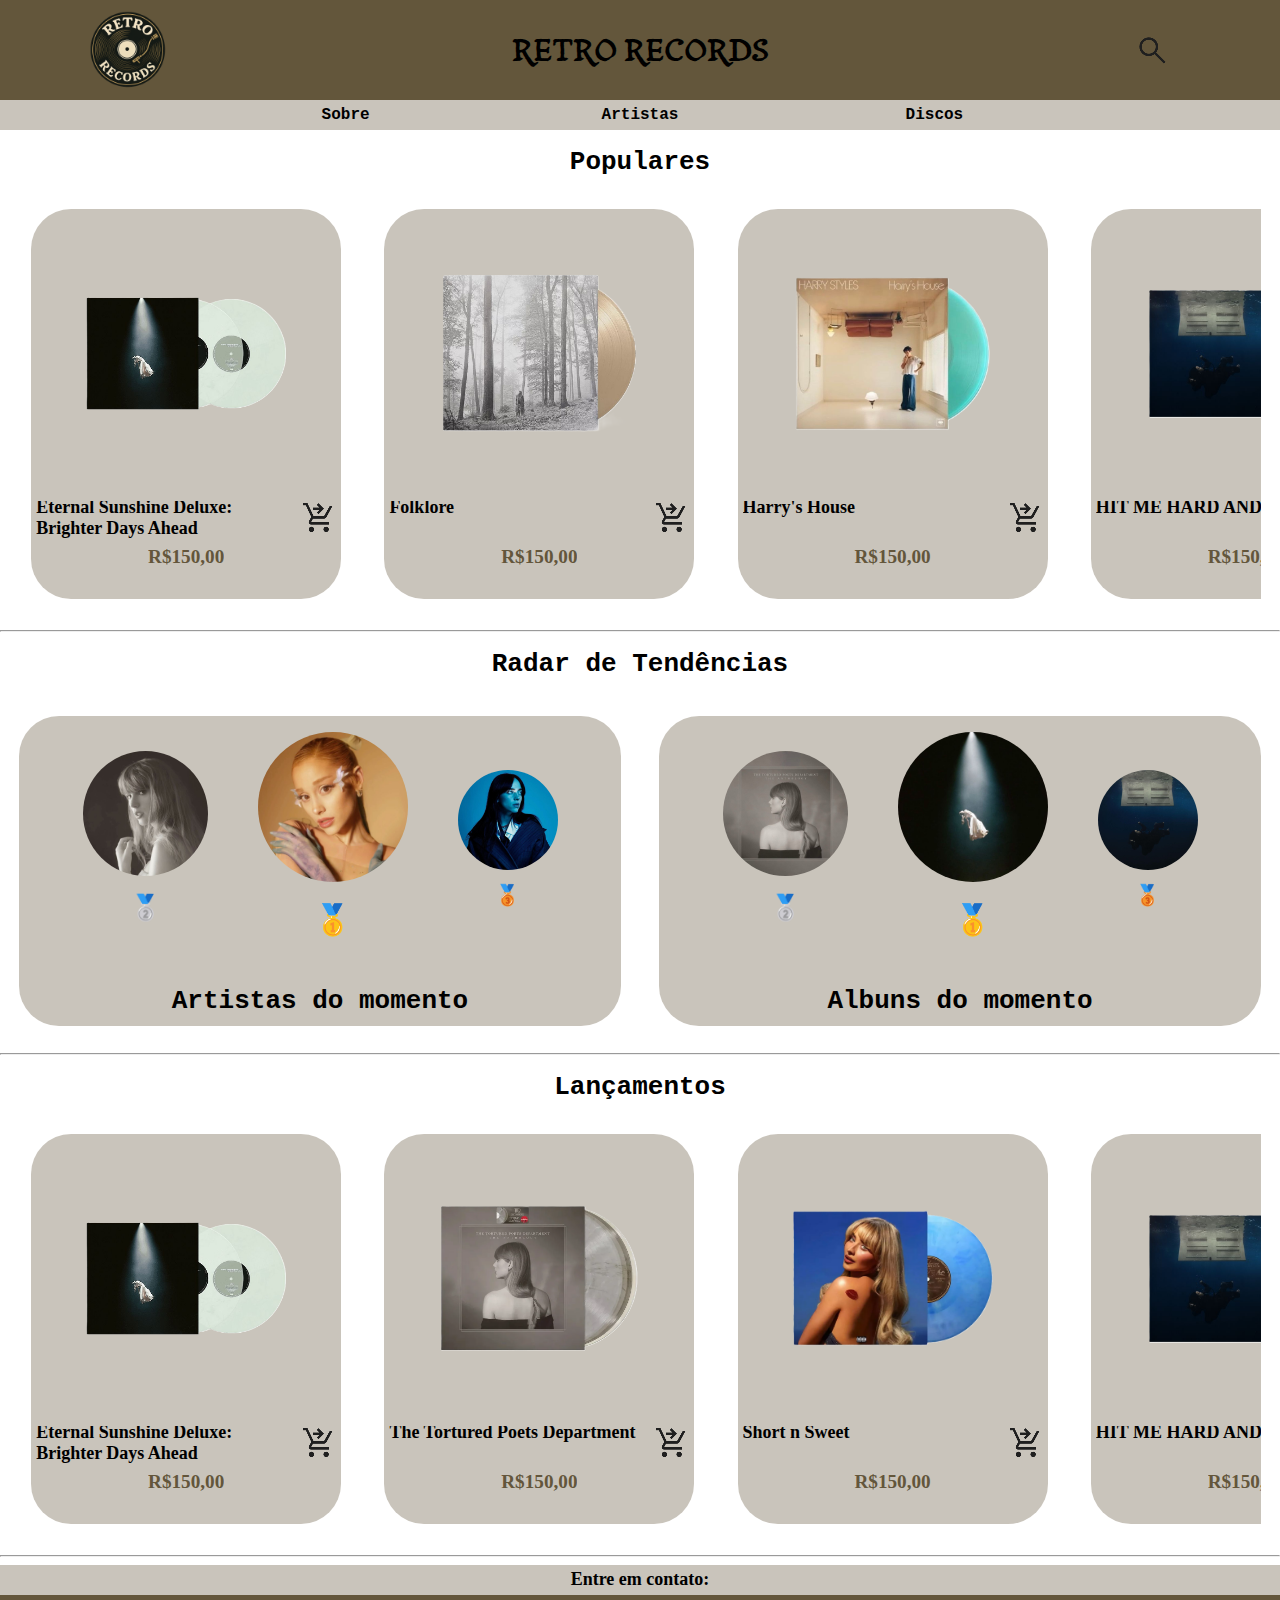
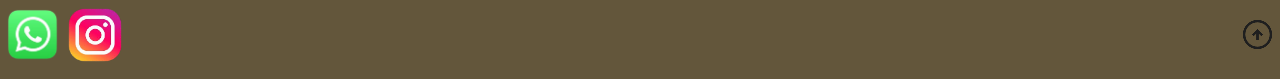
<file: index.html>
<!DOCTYPE html>
<html lang="pt-br">

<head>
    <meta charset="UTF-8">
    <meta name="viewport" content="width=device-width, initial-scale=1.0">
    <link rel="stylesheet" href="style.css"> <!--Link style-->
    <link rel="icon" type="image/png" href="./img/logo.png"> <!--Foto do site-->
    <link href="https://fonts.googleapis.com/css2?family=Tagesschrift&display=swap" rel="stylesheet">
    <!--Fonte do titulo, fonte:Google fonts-->
    <link type="icon" rel="img" href=".img/logo.png"><!--Logo no Navegador-->
    <title>Retro Records</title><!--Nome do site-->
</head>

<body>
    <!--Início do cabeçalho-->
    <div class="cabecalho">
        <div class="logo">
            <img id="logo" src="./img/logo.png" alt="Logo da Retro Records"> <!--logo-->
        </div>
        <div class="titulo">
            <h1 id="titulo">RETRO RECORDS</h1><!--título-->
        </div>
        <div class="pesquisar"><!--Compartilhe o site-->
            <img src="./img/pesquisar.png" alt="Pesquisar">
        </div>
    </div>
    <!--Fim dos cabeçalho-->
    <!--Início do menu-->
    <div class="menu">
        <div class="sobre">
            <a id="sobre" href="./paginas/sobre.html">Sobre</a><!--Ir a página de informações da empresa-->
        </div>
        <div class="artistas">
            <a id="artistas" href="./paginas/artistas.html">Artistas</a><!--Ir a página dos artistas-->
        </div>
        <div class="discos">
            <a id="discos" href="./paginas/discos.html">Discos</a><!--Ir a página dos discos-->
        </div>
    </div>
    <!--Fim do menu-->
    <!--Início do carrossel de populares-->
    <h1>Populares</h1>
    <div class="container">
        <div class="carrossel">
            <!--cards-->
            <article class="card">
                    <div class="vinil">
                        <img class="disco" src="./albuns/eternalsunshine.png"
                            alt="Eternal Sunshine Deluxe: Brighter Days Ahead">
                    </div>
                    <div class="rodape_card">
                        <div class="informações">
                            <p id="nome_album">Eternal Sunshine Deluxe: Brighter Days Ahead</p>
                            <a href="https://wa.link/mqxmle"><img id="compre_agora" src="./img/comprar.png"
                                    alt="Link pra a compra"></a>
                        </div>
                        <div class="preco">
                            <p id="preco">R$150,00</p>
                        </div>
                    </div>
            </article>
            <!--cards-->
            <article class="card">
                    <div class="vinil">
                        <img class="disco" src="./albuns/fk.png" alt="Folklore">
                    </div>
                    <div class="rodape_card">
                        <div class="informações">
                            <p id="nome_album">Folklore</p>
                            <a href="https://wa.link/ebfnke"><img id="compre_agora" src="./img/comprar.png"
                                    alt="Link pra a compra"></a>
                        </div>
                        <div class="preco">
                            <p id="preco">R$150,00</p>
                        </div>
                    </div>
            </article>
            <!--cards-->
            <article class="card">
                    <div class="vinil">
                        <img class="disco" src="./albuns/hh.png" alt="Harry's House">
                    </div>
                    <div class="rodape_card">
                        <div class="informações">
                            <p id="nome_album">Harry's House</p>
                            <a href="https://wa.link/zfpxhr"><img id="compre_agora" src="./img/comprar.png"
                                    alt="Link pra a compra"></a>
                        </div>
                        <div class="preco">
                            <p id="preco">R$150,00</p>
                        </div>
                    </div>
            </article>
            <!--cards-->
            <article class="card">
                    <div class="vinil">
                        <img class="disco" src="./albuns/hhs.png" alt="HIT ME HARD AND SOFT">
                    </div>
                    <div class="rodape_card">
                        <div class="informações">
                            <p id="nome_album">HIT ME HARD AND SOFT</p>
                            <a href="https://wa.link/nva7rx"><img id="compre_agora" src="./img/comprar.png"
                                    alt="Link pra a compra"></a>
                        </div>
                        <div class="preco">
                            <p id="preco">R$150,00</p>
                        </div>
                    </div>
            </article>
            <!--cards-->
            <article class="card">
                    <div class="vinil">
                        <img class="disco" src="./albuns/mel.png" alt="Melodrama">
                    </div>
                    <div class="rodape_card">
                        <div class="informações">
                            <p id="nome_album">Melodrama</p>
                            <a href="https://wa.link/89i622"><img id="compre_agora" src="./img/comprar.png"
                                    alt="Link pra a compra"></a>
                        </div>
                        <div class="preco">
                            <p id="preco">R$150,00</p>
                        </div>
                    </div>
            </article>
            <!--cards--> 
            <article class="card">
                
                    <div class="vinil">
                        <img class="disco" src="./albuns/tun.png" alt="Thank-U Next">
                    </div>
                    <div class="rodape_card">
                        <div class="informações">
                            <p id="nome_album">Thank-U Next</p>
                            <a href="https://wa.link/ikqder"><img id="compre_agora" src="./img/comprar.png"
                                    alt="Link pra a compra"></a>
                        </div>
                        <div class="preco">
                            <p id="preco">R$150,00</p>
                        </div>
                    </div>
            </article>
            <!--cards-->
            <article class="card">
                    <div class="vinil">
                        <img class="disco" src="./albuns/ah.png" alt="After Hours">
                    </div>
                    <div class="rodape_card">
                        <div class="informações">
                            <p id="nome_album">After Hours</p>
                            <a href="https://wa.link/zyt5ld"><img id="compre_agora" src="./img/comprar.png"
                                    alt="Link pra a compra"></a>
                        </div>
                        <div class="preco">
                            <p id="preco">R$150,00</p>
                        </div>
                    </div>
            </article>
            <!--cards-->
            <article class="card">
                    <div class="vinil">
                        <img class="disco" src="./albuns/21.png" alt="21">
                    </div>
                    <div class="rodape_card">
                        <div class="informações">
                            <p id="nome_album">21</p>
                            <a href="https://wa.link/x622x0"><img id="compre_agora" src="./img/comprar.png"
                                    alt="Link pra a compra"></a>
                        </div>
                        <div class="preco">
                            <p id="preco">R$150,00</p>
                        </div>
                    </div>
            </article>
            <!--cards--> 
            <article class="card">
                    <div class="vinil">
                        <img class="disco" src="./albuns/ttpd.png" alt="The Tortured Poets Department">
                    </div>
                    <div class="rodape_card">
                        <div class="informações">
                            <p id="nome_album">The Tortured Poets Department</p>
                            <a href="https://wa.link/f5z1rt"><img id="compre_agora" src="./img/comprar.png"
                                    alt="Link pra a compra"></a>
                        </div>
                        <div class="preco">
                            <p id="preco">R$150,00</p>
                        </div>
                    </div>
            </article>
            <!--cards--> 
            <article class="card">
                    <div class="vinil">
                        <img class="disco" src="./albuns/1989.png" alt="1989(Taylor's Version)">
                    </div>
                    <div class="rodape_card">
                        <div class="informações">
                            <p id="nome_album">1989(Taylor's Version)</p>
                            <a href="https://wa.link/xsgoyq"><img id="compre_agora" src="./img/comprar.png"
                                    alt="Link pra a compra"></a>
                        </div>
                        <div class="preco">
                            <p id="preco">R$150,00</p>
                        </div>
                    </div>
            </article>
            <!--cards--> 
            <article class="card">
                    <div class="vinil">
                        <img class="disco" src="./albuns/dw.png" alt="Dangerous Woman">
                    </div>
                    <div class="rodape_card">
                        <div class="informações">
                            <p id="nome_album">Dangerous Woman</p>
                            <a href="https://wa.link/65408l"><img id="compre_agora" src="./img/comprar.png"
                                    alt="Link pra a compra"></a>
                        </div>
                        <div class="preco">
                            <p id="preco">R$150,00</p>
                        </div>
                    </div>
            </article>
            <!--cards-->
        </div>
    </div>
    <!--Fim do carrossel de populares-->
    <hr>
    <!--Inicio dos banners de informação-->
    <!--Inicio do banner dos artistas do momento-->
    <h1>Radar de Tendências</h1>
    <div class="container_banner">
        <div class="banner_artistas">
            <div class="artistas_icons">
                <div class="artista_2">
                    <img id="icon_2" src="./artistas/Taylor.jpeg" alt="Taylor Swift">
                    <h1 id="medalha_2">&#129352;</h1>
                </div>
                <div class="artista_1">
                    <img id="icon_1" src="./artistas/Ariana.jpeg" alt="Ariana Grande">
                    <h1 id="medalha_1">&#129351;</h1>
                </div>
                <div class="artista_3">
                    <img id="icon_3" src="./artistas/Billie.jpeg" alt="Billie Eilish">
                    <h1 id="medalha_3">&#129353;</h1>
                </div>
            </div>
            <div class="enunciado">
                <h1>Artistas do momento</h1>
            </div>
        </div>
        <!--Fim do banner dos artistas do momento-->
        <!--Inicio do banner de albuns do momento-->
        <div class="banner_albuns">
            <div class="albuns_icons">
                <div class="album_2">
                    <img id="disco_2" src="./albuns/ttpd(cover).jpeg" alt="The Tortured Poets Department">
                    <h1 id="medalha_2">&#129352;</h1>
                </div>
                <div class="album_1">
                    <img id="disco_1" src="./albuns/eternalsunshine(cover).jpeg"
                        alt="Eternal Sunshine Delxe: Brighter Days Ahead">
                    <h1 id="medalha_1">&#129351;</h1>
                </div>
                <div class="album_3">
                    <img id="disco_3" src="./albuns/hhs(cover).jpeg" alt="HIT ME HARD AND SOFT">
                    <h1 id="medalha_3">&#129353;</h1>
                </div>
            </div>
            <div class="enunciado">
                <h1>Albuns do momento</h1>
            </div>
        </div>
    </div>
    <!--Final do banner de albuns do momento-->
    <!--Final dos banners de informação-->
    <hr>
    <!--Início do carrossel de lançamentos-->
    <h1>Lançamentos</h1>
    <div class="container">
        <div class="carrossel">
            <!--cards-->
            <article class="card">
                <div class="vinil">
                    <img class="disco" src="./albuns/eternalsunshine.png"
                        alt="Eternal Sunshine Deluxe: Brighter Days Ahead">
                </div>
                <div class="rodape_card">
                    <div class="informações">
                        <p id="nome_album">Eternal Sunshine Deluxe: Brighter Days Ahead</p>
                        <a href="https://wa.link/mqxmle"><img id="compre_agora" src="./img/comprar.png"
                                alt="Link pra a compra"></a>
                    </div>
                    <div class="preco">
                        <p id="preco">R$150,00</p>
                    </div>
                </div> 
            </article>
            <!--cards-->
            <article class="card">
                <div class="vinil">
                    <img class="disco" src="./albuns/ttpd.png" alt="The Tortured Poets Department">
                </div>
                <div class="rodape_card">
                    <div class="informações">
                        <p id="nome_album">The Tortured Poets Department</p>
                        <a href="https://wa.link/f5z1rt"><img id="compre_agora" src="./img/comprar.png"
                                alt="Link pra a compra"></a>
                    </div>
                    <div class="preco">
                        <p id="preco">R$150,00</p>
                    </div>
                </div>
            </article>
            <!--cards-->
            <article class="card">
                <div class="vinil">
                    <img class="disco" src="./albuns/sns.png" alt="Short n Sweet">
                </div>
                <div class="rodape_card">
                    <div class="informações">
                        <p id="nome_album">Short n Sweet</p>
                        <a href="https://wa.link/x5kom9"><img id="compre_agora" src="./img/comprar.png"
                                alt="Link pra a compra"></a>
                    </div>
                    <div class="preco">
                        <p id="preco">R$150,00</p>
                    </div>
                </div> 
            </article>
            <!--cards-->
            <article class="card">
                <div class="vinil">
                    <img class="disco" src="./albuns/hhs.png" alt="HIT ME HARD AND SOFT">
                </div>
                <div class="rodape_card">
                    <div class="informações">
                        <p id="nome_album">HIT ME HARD AND SOFT</p>
                        <a href="https://wa.link/nva7rx"><img id="compre_agora" src="./img/comprar.png"
                                alt="Link pra a compra"></a>
                    </div>
                    <div class="preco">
                        <p id="preco">R$150,00</p>
                    </div>
                </div>
            </article>
            <!--cards-->
            <article class="card">
                <div class="vinil">
                    <img class="disco" src="./albuns/1989.png" alt="1989(Taylor's Version)">
                </div>
                <div class="rodape_card">
                    <div class="informações">
                        <p id="nome_album">1989(Taylor's Version)</p>
                        <a href="https://wa.link/xsgoyq"><img id="compre_agora" src="./img/comprar.png"
                                alt="Link pra a compra"></a>
                    </div>
                    <div class="preco">
                        <p id="preco">R$150,00</p>
                    </div>
                </div>  
            </article>
            <!--cards--> 
            <article class="card">
                <div class="vinil">
                    <img class="disco" src="./albuns/guts.png" alt="GUTS">
                </div>
                <div class="rodape_card">
                    <div class="informações">
                        <p id="nome_album">GUTS</p>
                        <a href="https://wa.link/hffehh"><img id="compre_agora" src="./img/comprar.png"
                                alt="Link pra a compra"></a>
                    </div>
                    <div class="preco">
                        <p id="preco">R$150,00</p>
                    </div>
                </div>
            </article>
            <!--cards-->
            <article class="card">
                <div class="vinil">
                    <img class="disco" src="./albuns/skn.png" alt="Speak Now (Taylor's Version)">
                </div>
                <div class="rodape_card">
                    <div class="informações">
                        <p id="nome_album">Speak Now (Taylor's Version)</p>
                        <a href="https://wa.link/l0m8id"><img id="compre_agora" src="./img/comprar.png"
                                alt="Link pra a compra"></a>
                    </div>
                    <div class="preco">
                        <p id="preco">R$150,00</p>
                    </div>
                </div>
            </article>
            <!--cards--> 
            <article class="card">
                <div class="vinil">
                    <img class="disco" src="./albuns/sos.png" alt="SOS">
                </div>
                <div class="rodape_card">
                    <div class="informações">
                        <p id="nome_album">SOS</p>
                        <a href="https://wa.link/qkb0ti"><img id="compre_agora" src="./img/comprar.png"
                                alt="Link pra a compra"></a>
                    </div>
                    <div class="preco">
                        <p id="preco">R$150,00</p>
                    </div>
                </div> 
            </article>
            <!--cards--> 
        </div>
    </div>
     <!--Fim do carrossel de lançamentos-->
     <hr>
     <!--Iniciando o rodapé-->
    <div class="rodape_titulo">
        <p id="rodape_titulo">Entre em contato:</p>
    </div>
    <div class="rodape">
        <div class="rodape_conteudo">
            <div class="links">
                <a href="https://wa.link/tfi1fc"><img id="whatsapp" src="./img/whatsapp.png" alt="Whatsapp"></a>
                <a href="https://www.instagram.com/_gustavobernaki/"><img id="instagram" src="./img/instagram.png"
                        alt="Instagram"></a>
            </div>
        </div>
        <div class="rodape_conteudo">
            <div class="sistema">
                <a href="#titulo"><img id="sistema" src="./img/cima.png" alt=""></a>
            </div>
        </div>
    </div>
    <!--Finalizando o rodapé-->
</body>

</html>
</file>
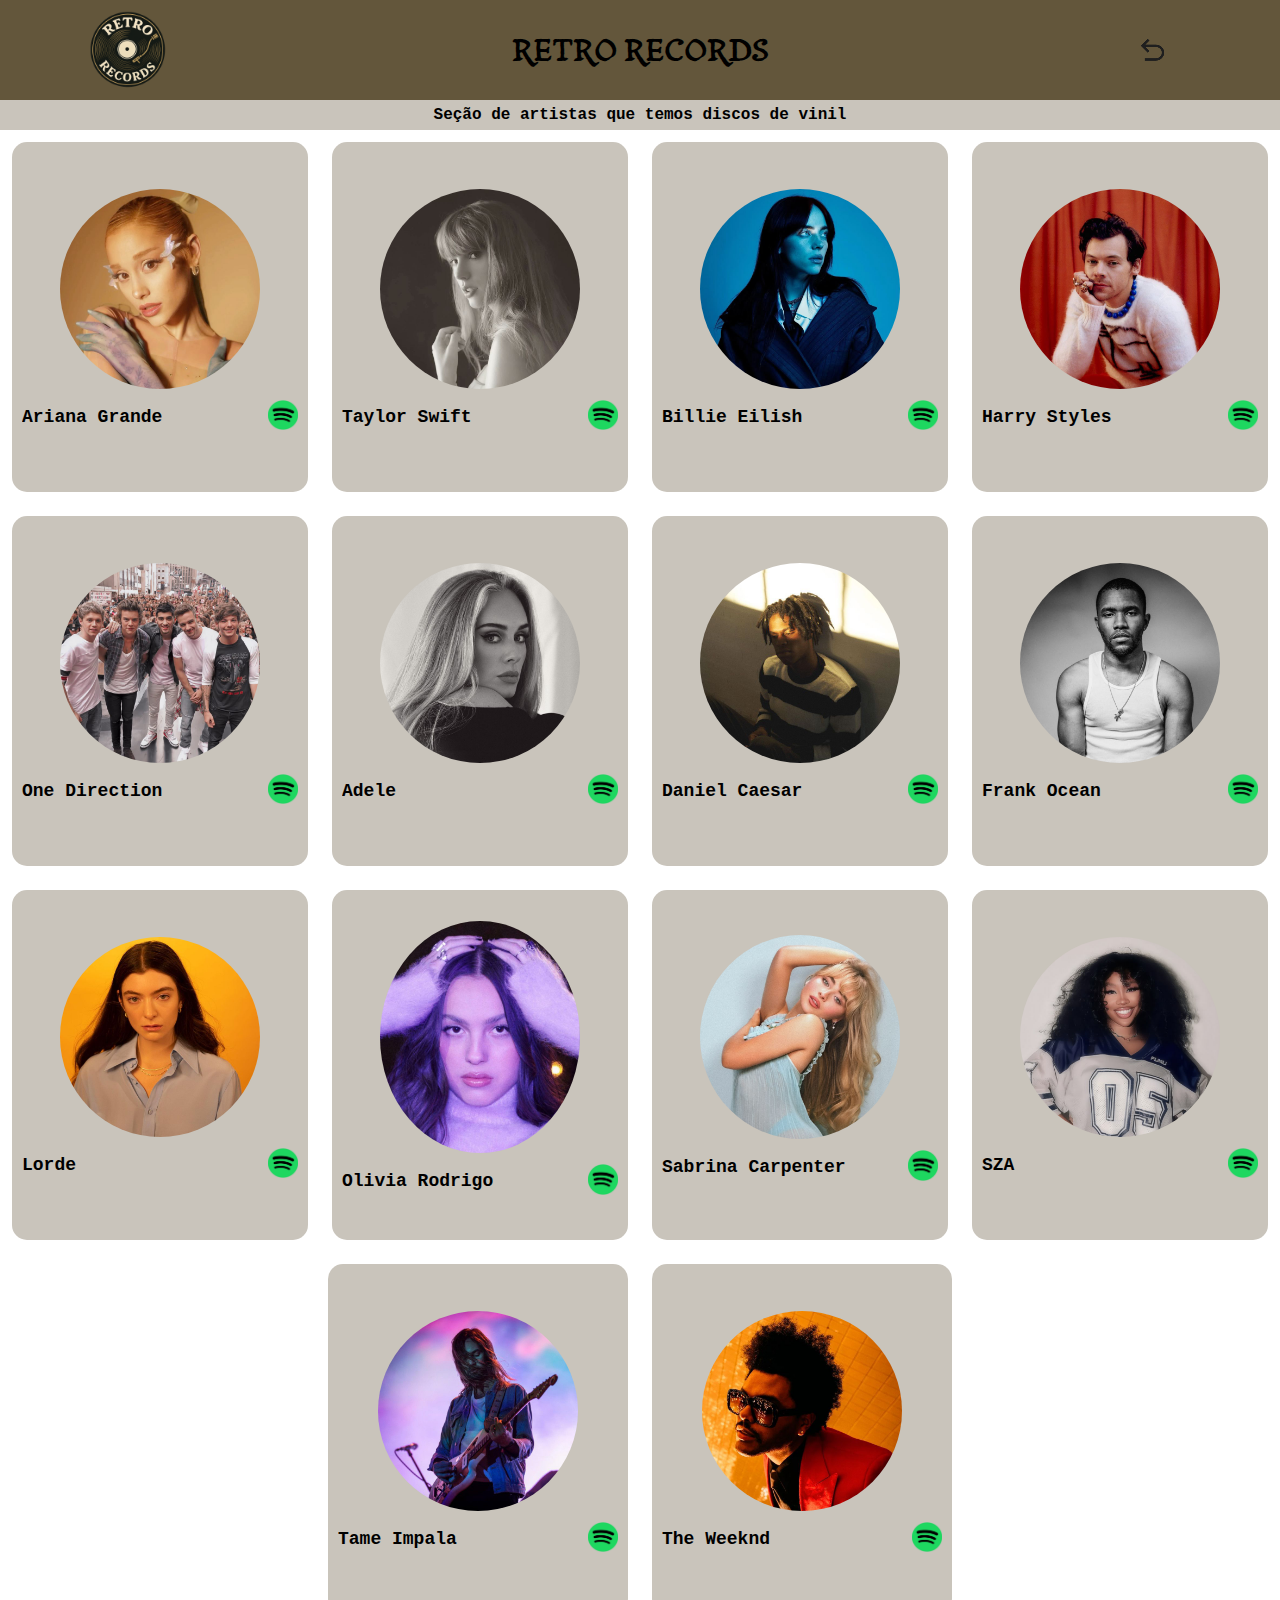
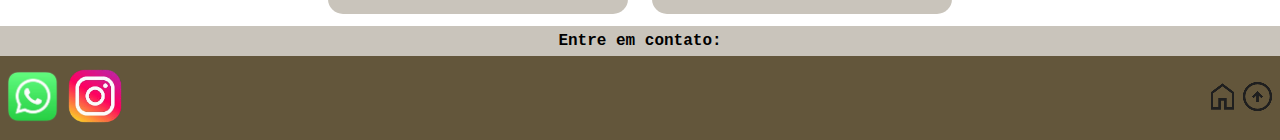
<file: paginas/artistas.html>
<!DOCTYPE html>
<html lang="pt-br">

<head>
    <meta charset="UTF-8">
    <meta name="viewport" content="width=device-width, initial-scale=1.0">
    <link href="https://fonts.googleapis.com/css2?family=Tagesschrift&display=swap" rel="stylesheet">
    <!--Fonte do Google Fonts-->
    <link rel="stylesheet" href="../estilos/artistas.css"><!--Link do css responsávem pela edição dessa página-->
    <link rel="icon" type="image/png" href="../img/logo.png"><!--Logo no Navegador-->
    <title>Artistas - Retro Records</title><!--Nome da página-->
</head>

<body>
    <!--Início do cabeçalho-->
    <div class="cabecalho">
        <div class="logo">
            <img id="logo" src="../img/logo.png" alt="Logo da Retro Records"> <!--logo-->
        </div>
        <div class="titulo">
            <h1 id="titulo">RETRO RECORDS</h1><!--título-->
        </div>
        <div class="voltar"><!--Compartilhe o site-->
            <a id="voltar" href="../index.html"><img src="../img/voltar.png" alt=""></a>
        </div>
    </div>
    <!--Fim dos cabeçalho-->
    <!--Início do banner-->
    <div class="banner">
        <p id="banner">Seção de artistas que temos discos de vinil</p><!--Título-->
    </div>
    <!--Fim do banner-->
    <!--início sessão artistas, linha 1-->
    <div class="fileira">
        <div class="artista">
            <img class="icon" src="../artistas/Ariana.jpeg" alt="Ariana Grande">
            <div class="informações">
                <p id="nome">Ariana Grande</p>
                <a href="https://open.spotify.com/intl-pt/artist/66CXWjxzNUsdJxJ2JdwvnR?si=7FZVkIJ7T-uq3fReXQYgbQ"><img
                        id="ouca" src="../img/Spotify.png" alt="Link pra o artista"></a>
            </div>
        </div>
        <div class="artista">
            <img class="icon" src="../artistas/Taylor.jpeg" alt="Taylor Swift">
            <div class="informações">
                <p id="nome">Taylor Swift</p>
                <a href="https://open.spotify.com/intl-pt/artist/06HL4z0CvFAxyc27GXpf02?si=DP22QSFDSXaJtvve8TcsTQ"><img
                        id="ouca" src="../img/Spotify.png" alt="Link pra o artista"></a>
            </div>
        </div>
        <div class="artista">
            <img class="icon" src="../artistas/Billie.jpeg" alt="Billie Eilish">
            <div class="informações">
                <p id="nome">Billie Eilish</p>
                <a href="https://open.spotify.com/intl-pt/artist/6qqNVTkY8uBg9cP3Jd7DAH?si=hSwzPTawT6-Z7fHTvkh-Hw"><img
                        id="ouca" src="../img/Spotify.png" alt="Link pra o artista"></a>
            </div>
        </div>
        <div class="artista">
            <img class="icon" src="../artistas/Harry.jpeg" alt="Harry Styles">
            <div class="informações">
                <p id="nome">Harry Styles</p>
                <a href="https://open.spotify.com/intl-pt/artist/6KImCVD70vtIoJWnq6nGn3?si=iF7-tGgdS9GPov7wkCVPvg"><img
                        id="ouca" src="../img/Spotify.png" alt="Link pra o artista"></a>
            </div>
        </div>
    </div>
    <!--fim sessão de artistas, linha 1-->
    <!--início sessão artistas, linha 2-->
    <div class="fileira">
        <div class="artista">
            <img class="icon" src="../artistas/1D.jpeg" alt="One Direction">
            <div class="informações">
                <p id="nome">One Direction</p>
                <a href="https://open.spotify.com/intl-pt/artist/4AK6F7OLvEQ5QYCBNiQWHq?si=AD1u8uNxRUmdfv3N2InSiQ"><img
                        id="ouca" src="../img/Spotify.png" alt="Link pra o artista"></a>
            </div>
        </div>
        <div class="artista">
            <img class="icon" src="../artistas/Adele.jpeg" alt="Adele">
            <div class="informações">
                <p id="nome">Adele</p>
                <a href="https://open.spotify.com/intl-pt/artist/4dpARuHxo51G3z768sgnrY?si=uGAWiCACSF-gk-ltd6bPCw"><img
                        id="ouca" src="../img/Spotify.png" alt="Link pra o artista"></a>
            </div>
        </div>
        <div class="artista">
            <img class="icon" src="../artistas/Daniel.jpeg" alt="Daniel Caesar">
            <div class="informações">
                <p id="nome">Daniel Caesar</p>
                <a href="https://open.spotify.com/intl-pt/artist/20wkVLutqVOYrc0kxFs7rA?si=5FS2vfXBRKWm-tMT98srsQ"><img
                        id="ouca" src="../img/Spotify.png" alt="Link pra o artista"></a>
            </div>
        </div>
        <div class="artista">
            <img class="icon" src="../artistas/Frank.jpeg" alt="Frank Ocean">
            <div class="informações">
                <p id="nome">Frank Ocean</p>
                <a href="https://open.spotify.com/intl-pt/artist/2h93pZq0e7k5yf4dywlkpM?si=dg0KXvuJSTmdwrMpMPCWAQ"><img
                        id="ouca" src="../img/Spotify.png" alt="Link pra o artista"></a>
            </div>
        </div>
    </div>
    <!--fim sessão artistas, linha 2-->
    <!--início sessão artistas, linha 3-->
    <div class="fileira">
        <div class="artista">
            <img class="icon" src="../artistas/Lorde.jpeg" alt="Lorde">
            <div class="informações">
                <p id="nome">Lorde</p>
                <a href="https://open.spotify.com/intl-pt/artist/163tK9Wjr9P9DmM0AVK7lm?si=kNZLqZkfS2qGG3nmC-t8fg"><img
                        id="ouca" src="../img/Spotify.png" alt="Link pra o artista"></a>
            </div>
        </div>
        <div class="artista">
            <img class="icon" src="../artistas/Olivia.jpeg" alt="Olivia Rodrigo">
            <div class="informações">
                <p id="nome">Olivia Rodrigo</p>
                <a href="https://open.spotify.com/intl-pt/artist/1McMsnEElThX1knmY4oliG?si=YYsDCMmnQcqSND_Ttml-sA"><img
                        id="ouca" src="../img/Spotify.png" alt="Link pra o artista"></a>
            </div>
        </div>
        <div class="artista">
            <img class="icon" src="../artistas/Sabrina.jpeg" alt="Sabrina Carpenter">
            <div class="informações">
                <p id="nome">Sabrina Carpenter</p>
                <a href="https://open.spotify.com/intl-pt/artist/74KM79TiuVKeVCqs8QtB0B?si=xXD26J9VQFuK9zU1y4mjgA"><img
                        id="ouca" src="../img/Spotify.png" alt="Link pra o artista"></a>
            </div>
        </div>
        <div class="artista">
            <img class="icon" src="../artistas/SZA.jpeg" alt="SZA">
            <div class="informações">
                <p id="nome">SZA</p>
                <a href="https://open.spotify.com/intl-pt/artist/7tYKF4w9nC0nq9CsPZTHyP?si=_HfsKfxmQUeLrOEFjsClLw"><img
                        id="ouca" src="../img/Spotify.png" alt="Link pra o artista"></a>
            </div>
        </div>
    </div>
    <!--fim sessão artistas, linha 3-->
    <!--início sessão artistas, linha 4-->
    <div class="fileira">
        <div class="artista">
            <img class="icon" src="../artistas/Tame.jpeg" alt="Tame Impala">
            <div class="informações">
                <p id="nome">Tame Impala</p>
                <a href="https://open.spotify.com/intl-pt/artist/5INjqkS1o8h1imAzPqGZBb?si=-LNBbMCoQmedm_p0GVJtvQ"><img
                        id="ouca" src="../img/Spotify.png" alt="Link pra o artista"></a>
            </div>
        </div>
        <div class="artista">
            <img class="icon" src="../artistas/TW.jpeg" alt="The Weeknd">
            <div class="informações">
                <p id="nome">The Weeknd</p>
                <a href="https://open.spotify.com/intl-pt/artist/1Xyo4u8uXC1ZmMpatF05PJ?si=7BV4D8kdQ6KDLB6NAoXOwA"><img
                        id="ouca" src="../img/Spotify.png" alt="Link pra o artista"></a>
            </div>
        </div>
    </div>
    <!--fim sessão artistas, linha 4-->
    <!--Iniciando o rodapé-->
    <div class="rodape_titulo">
        <p id="rodape_titulo">Entre em contato:</p>
    </div>
    <div class="rodape">
        <div class="rodape_conteudo">

            <div class="links">
                <a href="https://wa.link/tfi1fc"><img id="whatsapp" src="../img/whatsapp.png" alt="Whatsapp"></a>
                <a href="https://www.instagram.com/_gustavobernaki/"><img id="instagram" src="../img/instagram.png"
                        alt="Instagram"></a>
            </div>
        </div>
        <div class="rodape_conteudo">
            <div class="sistema">
                <a href="../index.html"><img id="sistema" src="../img/home.png" alt="Home Page"></a>
                <a href="#titulo"><img id="sistema" src="../img/cima.png" alt=""></a>
            </div>
        </div>

    </div>
    <!--Finalizando o rodapé-->


</body>

</html>
</file>
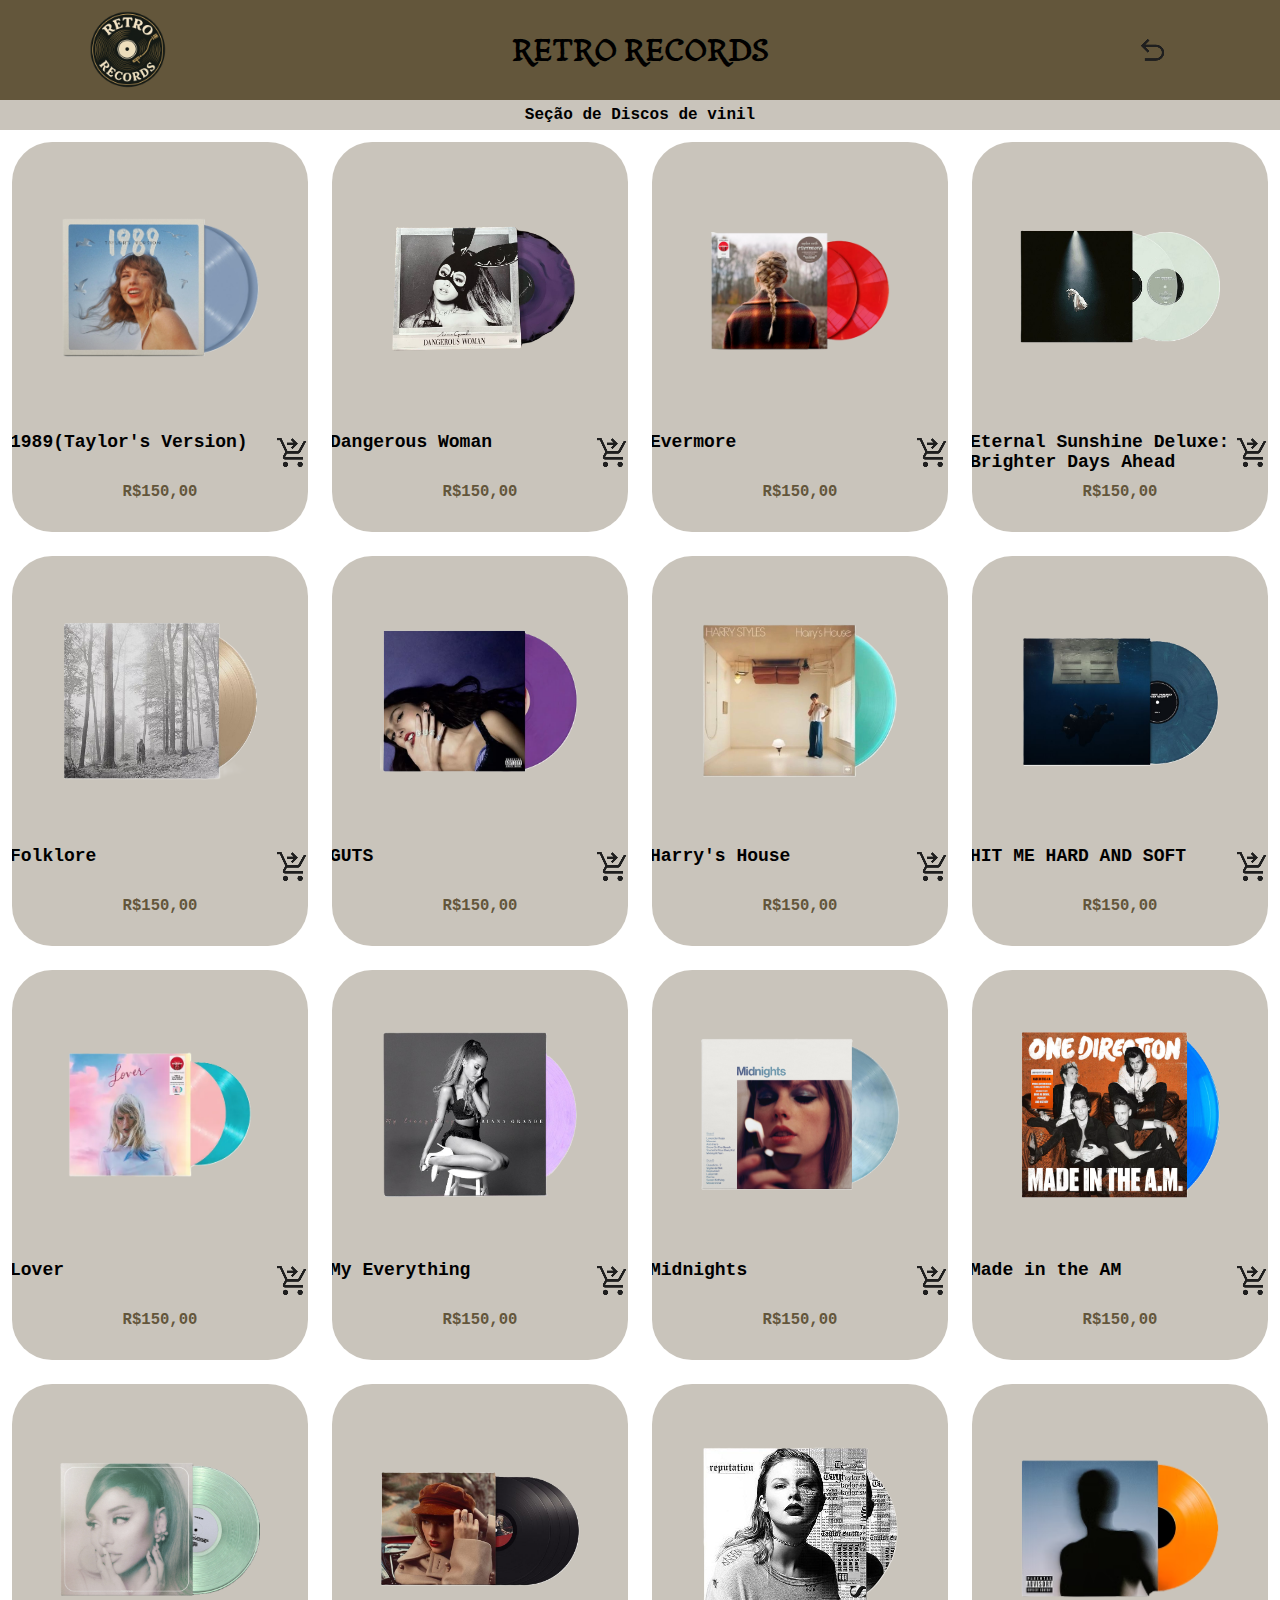
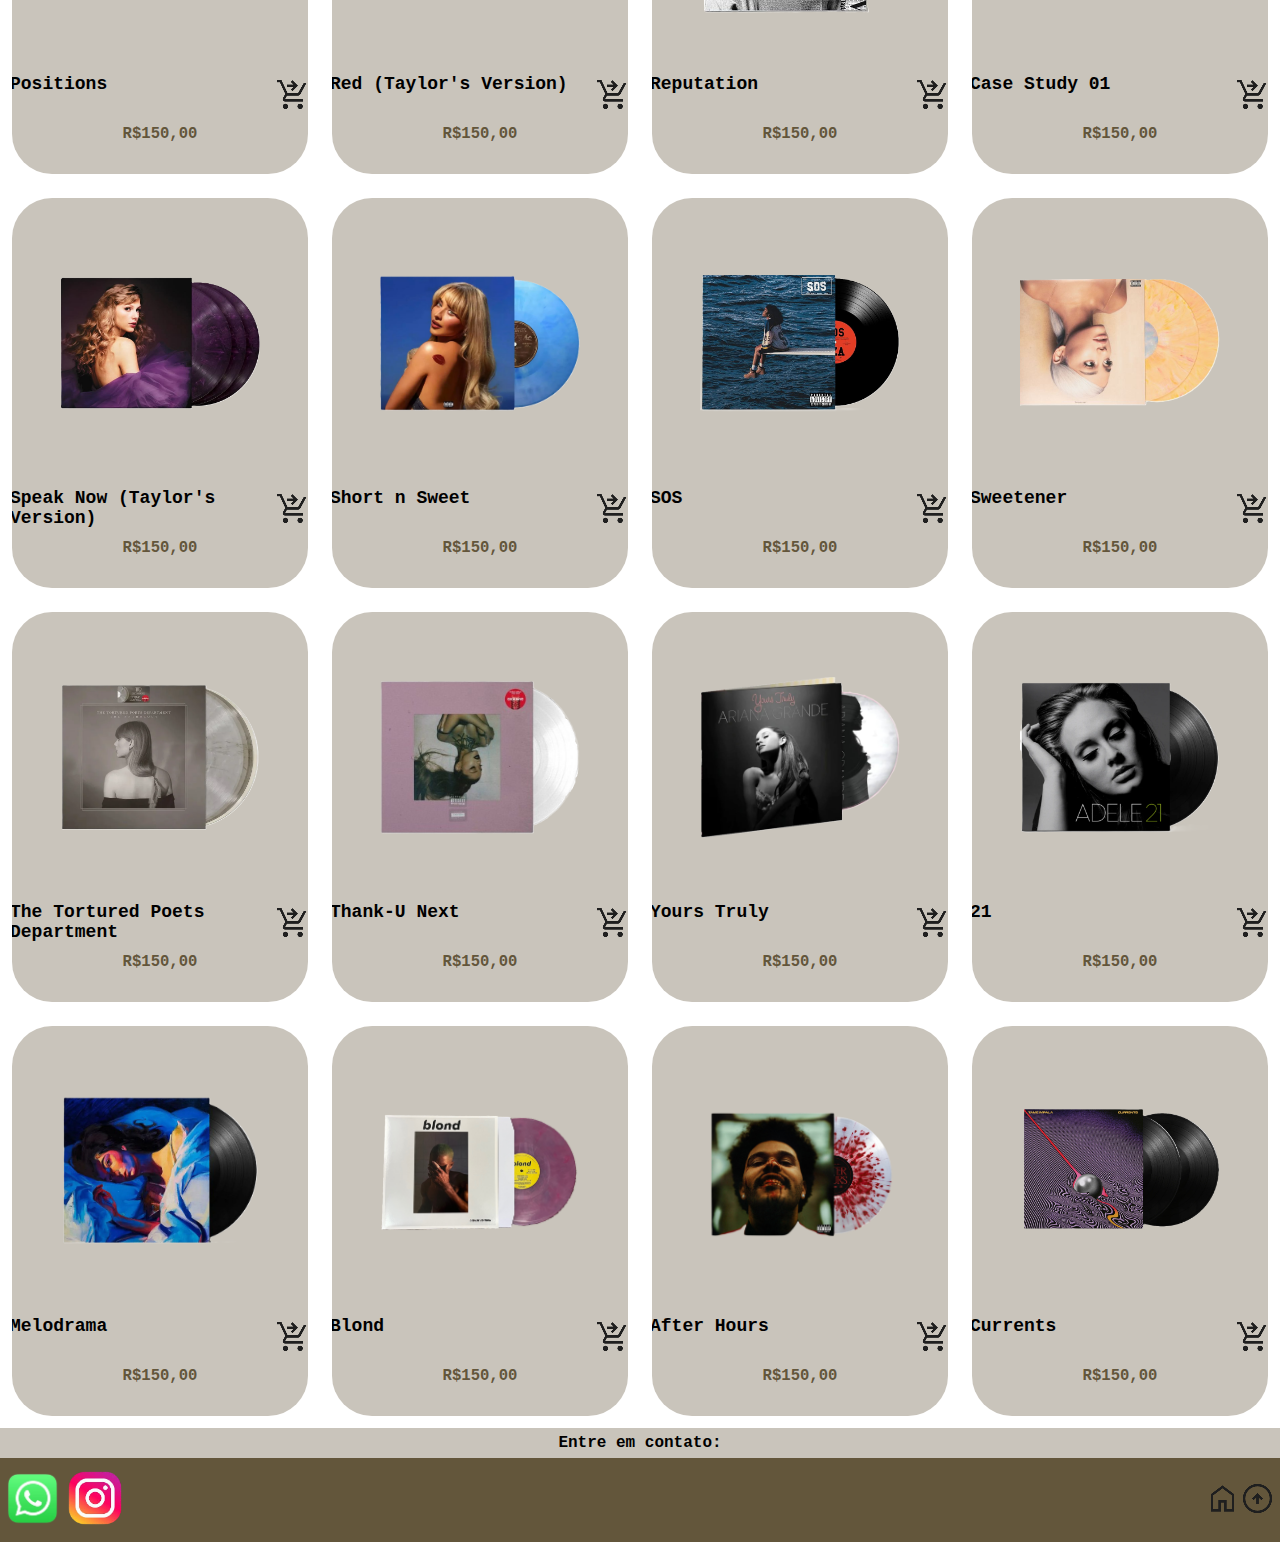
<file: paginas/discos.html>
<!DOCTYPE html>
<html lang="pt-br">

<head>
    <meta charset="UTF-8">
    <meta name="viewport" content="width=device-width, initial-scale=1.0">
    <link href="https://fonts.googleapis.com/css2?family=Tagesschrift&display=swap" rel="stylesheet">
    <!--Fonte do Google Fonts-->
    <link rel="stylesheet" href="../estilos/discos.css"><!--Link do css responsávem pela edição dessa página-->
    <link rel="icon" type="image/png" href="../img/logo.png"><!--Logo no Navegador-->
    <title>Discos - Retro Records</title><!--Nome da página-->
</head>

<body>
    <!--Início do cabeçalho-->
    <div class="cabecalho">
        <div class="logo">
            <img id="logo" src="../img/logo.png" alt="Logo da Retro Records"> <!--logo-->
        </div>
        <div class="titulo">
            <h1 id="titulo">RETRO RECORDS</h1><!--título-->
        </div>
        <div class="voltar"><!--Compartilhe o site-->
            <a id="voltar" href="../index.html"><img src="../img/voltar.png" alt=""></a>
        </div>
    </div>
    <!--Fim dos cabeçalho-->
    <!--Início do banner-->
    <div class="banner">
        <p id="banner">Seção de Discos de vinil</p><!--Título-->
    </div>
    <!--Fim do banner-->
    <!--/*início sessão discos de vinil, linha 1*/-->
    <div class="fileira">
        <div class="album">
            <div class="vinil">
                <img class="disco" src="../albuns/1989.png" alt="1989(Taylor's Version)">
            </div>
            <div class="rodape_card">
                <div class="informações">
                    <p id="nome_album">1989(Taylor's Version)</p>
                    <a href="https://wa.link/xsgoyq"><img id="compre_agora" src="../img/comprar.png"
                            alt="Link pra a compra"></a>
                </div>
                <div class="preco">
                    <p id="preco">R$150,00</p>
                </div>
            </div>
        </div>
        <div class="album">
            <div class="vinil">
                <img class="disco" src="../albuns/dw.png" alt="Dangerous Woman">
            </div>
            <div class="rodape_card">
                <div class="informações">
                    <p id="nome_album">Dangerous Woman</p>
                    <a href="https://wa.link/65408l"><img id="compre_agora" src="../img/comprar.png"
                            alt="Link pra a compra"></a>
                </div>
                <div class="preco">
                    <p id="preco">R$150,00</p>
                </div>
            </div>
        </div>
        <div class="album">
            <div class="vinil">
                <img class="disco" src="../albuns/em.png" alt="Evermore">
            </div>
            <div class="rodape_card">
                <div class="informações">
                    <p id="nome_album">Evermore</p>
                    <a href="https://wa.link/f1ujzd"><img id="compre_agora" src="../img/comprar.png"
                            alt="Link pra a compra"></a>
                </div>
                <div class="preco">
                    <p id="preco">R$150,00</p>
                </div>
            </div>
        </div>
        <div class="album">
            <div class="vinil">
                <img class="disco" src="../albuns/eternalsunshine.png" alt="Eternal Sunshine Deluxe: Brighter Days Ahead">
            </div>
            <div class="rodape_card">
                <div class="informações">
                    <p id="nome_album">Eternal Sunshine Deluxe: Brighter Days Ahead</p>
                    <a href="https://wa.link/mqxmle"><img id="compre_agora" src="../img/comprar.png"
                            alt="Link pra a compra"></a>
                </div>
                <div class="preco">
                    <p id="preco">R$150,00</p>
                </div>
            </div>
        </div>
    </div>
    <!--início sessão discos de vinil, linha 1-->
    <!--Início da linha 2 da sessão de discos de vinil-->
    <div class="fileira">
        <div class="album">
            <div class="vinil">
                <img class="disco" src="../albuns/fk.png" alt="Folklore">
            </div>
            <div class="rodape_card">
                <div class="informações">
                    <p id="nome_album">Folklore</p>
                    <a href="https://wa.link/ebfnke"><img id="compre_agora" src="../img/comprar.png"
                            alt="Link pra a compra"></a>
                </div>
                <div class="preco">
                    <p id="preco">R$150,00</p>
                </div>
            </div>
        </div>
        <div class="album">
            <div class="vinil">
                <img class="disco" src="../albuns/guts.png" alt="GUTS">
            </div>
            <div class="rodape_card">
                <div class="informações">
                    <p id="nome_album">GUTS</p>
                    <a href="https://wa.link/hffehh"><img id="compre_agora" src="../img/comprar.png"
                            alt="Link pra a compra"></a>
                </div>
                <div class="preco">
                    <p id="preco">R$150,00</p>
                </div>
            </div>
        </div>
        <div class="album">
            <div class="vinil">
                <img class="disco" src="../albuns/hh.png" alt="Harry's House">
            </div>
            <div class="rodape_card">
                <div class="informações">
                    <p id="nome_album">Harry's House</p>
                    <a href="https://wa.link/zfpxhr"><img id="compre_agora" src="../img/comprar.png"
                            alt="Link pra a compra"></a>
                </div>
                <div class="preco">
                    <p id="preco">R$150,00</p>
                </div>
            </div>
        </div>
        <div class="album">
            <div class="vinil">
                <img class="disco" src="../albuns/hhs.png" alt="HIT ME HARD AND SOFT">
            </div>
            <div class="rodape_card">
                <div class="informações">
                    <p id="nome_album">HIT ME HARD AND SOFT</p>
                    <a href="https://wa.link/nva7rx"><img id="compre_agora" src="../img/comprar.png"
                            alt="Link pra a compra"></a>
                </div>
                <div class="preco">
                    <p id="preco">R$150,00</p>
                </div>
            </div>
        </div>
    </div>
    <!--Final da linha 2 da sessão de discos de vinil-->
    <!--Início da linha 3 da sessão de discos de vinil-->
    <div class="fileira">
        <div class="album">
            <div class="vinil">
                <img class="disco" src="../albuns/lv.png" alt="Lover">
            </div>
            <div class="rodape_card">
                <div class="informações">
                    <p id="nome_album">Lover</p>
                    <a href="https://wa.link/3rsrti"><img id="compre_agora" src="../img/comprar.png"
                            alt="Link pra a compra"></a>
                </div>
                <div class="preco">
                    <p id="preco">R$150,00</p>
                </div>
            </div>
        </div>
        <div class="album">
            <div class="vinil">
                <img class="disco" src="../albuns/me.png" alt="My Everything">
            </div>
            <div class="rodape_card">
                <div class="informações">
                    <p id="nome_album">My Everything</p>
                    <a href="https://wa.link/j7em9y"><img id="compre_agora" src="../img/comprar.png"
                            alt="Link pra a compra"></a>
                </div>
                <div class="preco">
                    <p id="preco">R$150,00</p>
                </div>
            </div>
        </div>
        <div class="album">
            <div class="vinil">
                <img class="disco" src="../albuns/mn.png" alt="Midnights">
            </div>
            <div class="rodape_card">
                <div class="informações">
                    <p id="nome_album">Midnights</p>
                    <a href="https://wa.link/n5h19t"><img id="compre_agora" src="../img/comprar.png"
                            alt="Link pra a compra"></a>
                </div>
                <div class="preco">
                    <p id="preco">R$150,00</p>
                </div>
            </div>
        </div>
        <div class="album">
            <div class="vinil">
                <img class="disco" src="../albuns/mtam.png" alt="Made in the AM">
            </div>
            <div class="rodape_card">
                <div class="informações">
                    <p id="nome_album">Made in the AM</p>
                    <a href="https://wa.link/seth9q"><img id="compre_agora" src="../img/comprar.png"
                            alt="Link pra a compra"></a>
                </div>
                <div class="preco">
                    <p id="preco">R$150,00</p>
                </div>
            </div>
        </div>
    </div>
    <!--Final da linha 3 da sessão de discos de vinil-->
    <!--Início da linha 4 da sessão de discos de vinil-->
    <div class="fileira">
        <div class="album">
            <div class="vinil">
                <img class="disco" src="../albuns/positions.png" alt="Positions">
            </div>
            <div class="rodape_card">
                <div class="informações">
                    <p id="nome_album">Positions</p>
                    <a href="https://wa.link/z9uetk"><img id="compre_agora" src="../img/comprar.png"
                            alt="Link pra a compra"></a>
                </div>
                <div class="preco">
                    <p id="preco">R$150,00</p>
                </div>
            </div>
        </div>
        <div class="album">
            <div class="vinil">
                <img class="disco" src="../albuns/red.png" alt="Red (Taylor's Version)">
            </div>
            <div class="rodape_card">
                <div class="informações">
                    <p id="nome_album">Red (Taylor's Version)</p>
                    <a href="https://wa.link/x5qxs7"><img id="compre_agora" src="../img/comprar.png"
                            alt="Link pra a compra"></a>
                </div>
                <div class="preco">
                    <p id="preco">R$150,00</p>
                </div>
            </div>
        </div>
        <div class="album">
            <div class="vinil">
                <img class="disco" src="../albuns/rep.png" alt="Reputation">
            </div>
            <div class="rodape_card">
                <div class="informações">
                    <p id="nome_album">Reputation</p>
                    <a href="https://wa.link/1u1oy1"><img id="compre_agora" src="../img/comprar.png"
                            alt="Link pra a compra"></a>
                </div>
                <div class="preco">
                    <p id="preco">R$150,00</p>
                </div>
            </div>
        </div>
        <div class="album">
            <div class="vinil">
                <img class="disco" src="../albuns/cs1.png" alt="Case Study 01">
            </div>
            <div class="rodape_card">
                <div class="informações">
                    <p id="nome_album">Case Study 01</p>
                    <a href="https://wa.link/rz4bdw"><img id="compre_agora" src="../img/comprar.png"
                            alt="Link pra a compra"></a>
                </div>
                <div class="preco">
                    <p id="preco">R$150,00</p>
                </div>
            </div>
        </div>
    </div>
    <!--Final da linha 4 da sessão de discos de vinil-->
    <!--Início da linha 5 da sessão de discos de vinil-->
    <div class="fileira">
        <div class="album">
            <div class="vinil">
                <img class="disco" src="../albuns/skn.png" alt="Speak Now (Taylor's Version)">
            </div>
            <div class="rodape_card">
                <div class="informações">
                    <p id="nome_album">Speak Now (Taylor's Version)</p>
                    <a href="https://wa.link/l0m8id"><img id="compre_agora" src="../img/comprar.png"
                            alt="Link pra a compra"></a>
                </div>
                <div class="preco">
                    <p id="preco">R$150,00</p>
                </div>
            </div>
        </div>
        <div class="album">
            <div class="vinil">
                <img class="disco" src="../albuns/sns.png" alt="Short n Sweet">
            </div>
            <div class="rodape_card">
                <div class="informações">
                    <p id="nome_album">Short n Sweet</p>
                    <a href="https://wa.link/x5kom9"><img id="compre_agora" src="../img/comprar.png"
                            alt="Link pra a compra"></a>
                </div>
                <div class="preco">
                    <p id="preco">R$150,00</p>
                </div>
            </div>
        </div>
        <div class="album">
            <div class="vinil">
                <img class="disco" src="../albuns/sos.png" alt="SOS">
            </div>
            <div class="rodape_card">
                <div class="informações">
                    <p id="nome_album">SOS</p>
                    <a href="https://wa.link/qkb0ti"><img id="compre_agora" src="../img/comprar.png"
                            alt="Link pra a compra"></a>
                </div>
                <div class="preco">
                    <p id="preco">R$150,00</p>
                </div>
            </div>
        </div>
        <div class="album">
            <div class="vinil">
                <img class="disco" src="../albuns/swt.png" alt="Sweetener">
            </div>
            <div class="rodape_card">
                <div class="informações">
                    <p id="nome_album">Sweetener</p>
                    <a href="https://wa.link/s9g425"><img id="compre_agora" src="../img/comprar.png"
                            alt="Link pra a compra"></a>
                </div>
                <div class="preco">
                    <p id="preco">R$150,00</p>
                </div>
            </div>
        </div>
    </div>
    <!--Final da linha 5 da sessão de discos de vinil-->
    <!--Início da linha 6 da sessão de discos de vinil-->
    <div class="fileira">
        <div class="album">
            <div class="vinil">
                <img class="disco" src="../albuns/ttpd.png" alt="The Tortured Poets Department">
            </div>
            <div class="rodape_card">
                <div class="informações">
                    <p id="nome_album">The Tortured Poets Department</p>
                    <a href="https://wa.link/f5z1rt"><img id="compre_agora" src="../img/comprar.png"
                            alt="Link pra a compra"></a>
                </div>
                <div class="preco">
                    <p id="preco">R$150,00</p>
                </div>
            </div>
        </div>
        <div class="album">
            <div class="vinil">
                <img class="disco" src="../albuns/tun.png" alt="Thank-U Next">
            </div>
            <div class="rodape_card">
                <div class="informações">
                    <p id="nome_album">Thank-U Next</p>
                    <a href="https://wa.link/ikqder"><img id="compre_agora" src="../img/comprar.png"
                            alt="Link pra a compra"></a>
                </div>
                <div class="preco">
                    <p id="preco">R$150,00</p>
                </div>
            </div>
        </div>
        <div class="album">
            <div class="vinil">
                <img class="disco" src="../albuns/yt.png" alt="Yours Truly">
            </div>
            <div class="rodape_card">
                <div class="informações">
                    <p id="nome_album">Yours Truly</p>
                    <a href="https://wa.link/b0xcm6"><img id="compre_agora" src="../img/comprar.png"
                            alt="Link pra a compra"></a>
                </div>
                <div class="preco">
                    <p id="preco">R$150,00</p>
                </div>
            </div>
        </div>
        <div class="album">
            <div class="vinil">
                <img class="disco" src="../albuns/21.png" alt="21">
            </div>
            <div class="rodape_card">
                <div class="informações">
                    <p id="nome_album">21</p>
                    <a href="https://wa.link/x622x0"><img id="compre_agora" src="../img/comprar.png"
                            alt="Link pra a compra"></a>
                </div>
                <div class="preco">
                    <p id="preco">R$150,00</p>
                </div>
            </div>
        </div>
    </div>
    <!--Final da linha 6 da sessão de discos de vinil-->
    <!--Início da linha 7 da sessão de discos de vinil-->
    <div class="fileira">
        <div class="album">
            <div class="vinil">
                <img class="disco" src="../albuns/mel.png" alt="Melodrama">
            </div>
            <div class="rodape_card">
                <div class="informações">
                    <p id="nome_album">Melodrama</p>
                    <a href="https://wa.link/89i622"><img id="compre_agora" src="../img/comprar.png"
                            alt="Link pra a compra"></a>
                </div>
                <div class="preco">
                    <p id="preco">R$150,00</p>
                </div>
            </div>
        </div>
        <div class="album">
            <div class="vinil">
                <img class="disco" src="../albuns/bld.png" alt="Blond">
            </div>
            <div class="rodape_card">
                <div class="informações">
                    <p id="nome_album">Blond</p>
                    <a href="https://wa.link/tlbjp4"><img id="compre_agora" src="../img/comprar.png"
                            alt="Link pra a compra"></a>
                </div>
                <div class="preco">
                    <p id="preco">R$150,00</p>
                </div>
            </div>
        </div>
        <div class="album">
            <div class="vinil">
                <img class="disco" src="../albuns/ah.png" alt="After Hours">
            </div>
            <div class="rodape_card">
                <div class="informações">
                    <p id="nome_album">After Hours</p>
                    <a href="https://wa.link/zyt5ld"><img id="compre_agora" src="../img/comprar.png"
                            alt="Link pra a compra"></a>
                </div>
                <div class="preco">
                    <p id="preco">R$150,00</p>
                </div>
            </div>
        </div>
        <div class="album">
            <div class="vinil">
                <img class="disco" src="../albuns/cr.png" alt="Currents">
            </div>
            <div class="rodape_card">
                <div class="informações">
                    <p id="nome_album">Currents</p>
                    <a href="https://wa.link/w3j98c"><img id="comprar" src="../img/comprar.png"
                            alt="Link pra a compra"></a>
                </div>
                <div class="preco">
                    <p id="preco">R$150,00</p>
                </div>
            </div>
        </div>
    </div>
    <!--Final da linha 7 da sessão de discos de vinil-->
    <!--Iniciando o rodapé-->
    <div class="rodape_titulo">
        <p id="rodape_titulo">Entre em contato:</p>
    </div>
    <div class="rodape">
        <div class="rodape_conteudo">

            <div class="links">
                <a href="https://wa.link/tfi1fc"><img id="whatsapp" src="../img/whatsapp.png" alt="Whatsapp"></a>
                <a href="https://www.instagram.com/_gustavobernaki/"><img id="instagram" src="../img/instagram.png"
                        alt="Instagram"></a>
            </div>
        </div>
        <div class="rodape_conteudo">
            <div class="sistema">
                <a href="../index.html"><img id="sistema" src="../img/home.png" alt="Home Page"></a>
                <a href="#titulo"><img id="sistema" src="../img/cima.png" alt=""></a>
            </div>
        </div>

    </div>
    <!--Finalizando o rodapé-->
</body>

</html>
</file>
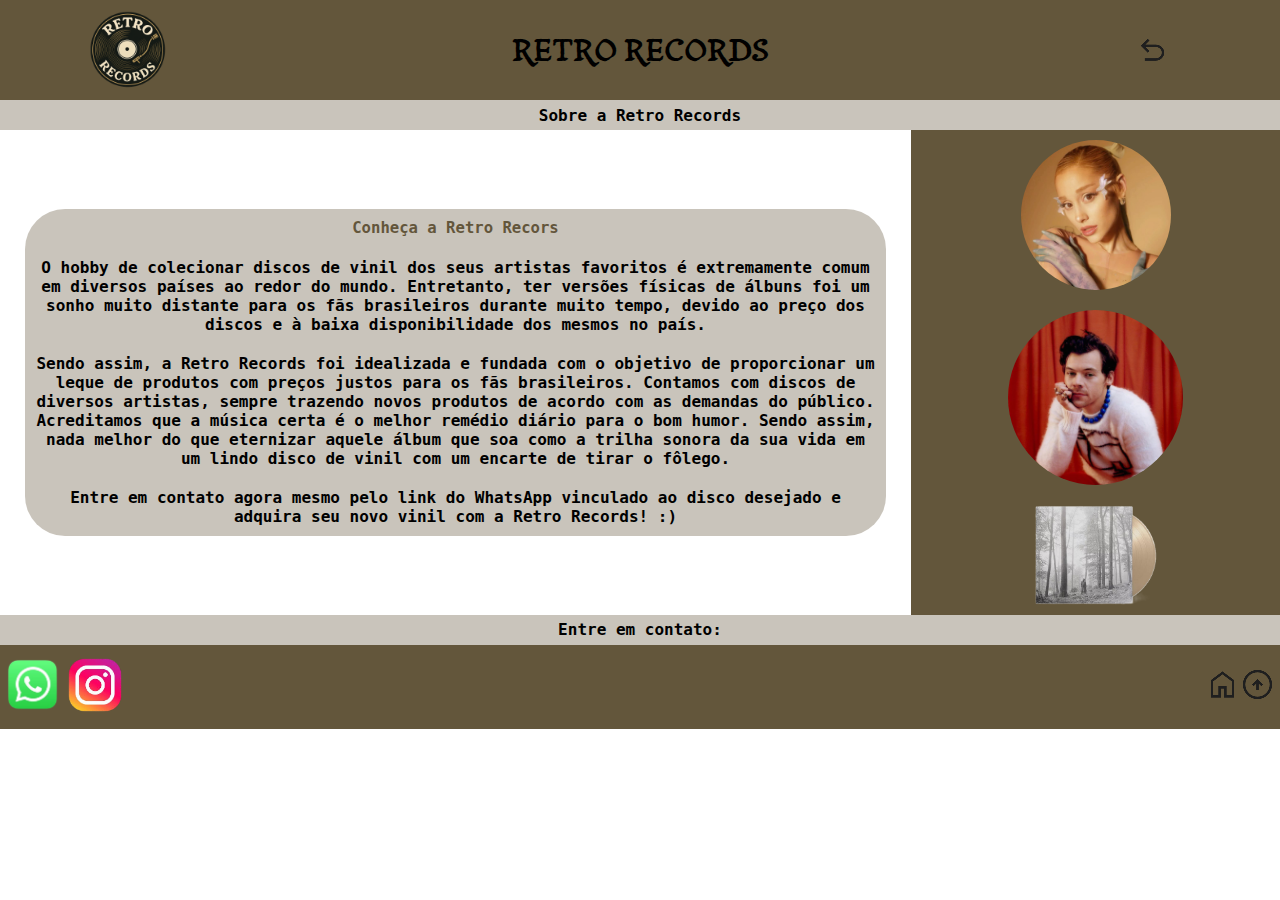
<file: paginas/sobre.html>
<!DOCTYPE html>
<html lang="en">

<head>
    <meta charset="UTF-8">
    <meta name="viewport" content="width=device-width, initial-scale=1.0">
    <link href="https://fonts.googleapis.com/css2?family=Tagesschrift&display=swap" rel="stylesheet">
    <!--Fonte do Google Fonts-->
    <link rel="stylesheet" href="../estilos/sobre.css"><!--Link do css responsávem pela edição dessa página-->
    <link rel="icon" type="image/png" href="../img/logo.png"><!--Logo no Navegador-->
    <title>Sobre - Retro Records</title><!--Nome da página-->
</head>

<body>
    <!--Início do cabeçalho-->
    <div class="cabecalho">
        <div class="logo">
            <img id="logo" src="../img/logo.png" alt="Logo da Retro Records"> <!--logo-->
        </div>
        <div class="titulo">
            <h1 id="titulo">RETRO RECORDS</h1><!--título-->
        </div>
        <div class="voltar"><!--Compartilhe o site-->
            <a id="voltar" href="../index.html"><img src="../img/voltar.png" alt=""></a>
        </div>
    </div>
    <!--Fim dos cabeçalho-->
    <!--Início do banner-->
    <div class="banner">
        <p id="banner">Sobre a Retro Records</p><!--Título-->
    </div>
    <!--Fim do banner-->
    <!--Inicio do corpo da página-->
    <div class="container">
        <div class="texto">
            <h1 id="titulo_sobre">Conheça a Retro Recors</h1>
            <p>O hobby de colecionar discos de vinil dos seus artistas favoritos é extremamente comum em diversos países
                ao redor do mundo. Entretanto, ter versões físicas de álbuns foi um sonho muito distante para os fãs
                brasileiros durante muito tempo, devido ao preço dos discos e à baixa disponibilidade dos mesmos no
                país.
            </p>
            <p> Sendo assim, a Retro Records foi idealizada e fundada com o objetivo de proporcionar um leque de
                produtos com preços justos para os fãs brasileiros. Contamos com discos de diversos artistas, sempre
                trazendo novos produtos de acordo com as demandas do público. Acreditamos que a música certa é o melhor
                remédio diário para o bom humor. Sendo assim, nada melhor do que eternizar aquele álbum que soa como a
                trilha sonora da sua vida em um lindo disco de vinil com um encarte de tirar o fôlego.
            </p>
            <p> Entre em contato agora mesmo pelo link do WhatsApp vinculado ao disco desejado e adquira seu novo vinil
                com a Retro Records! :)
            </p>
        </div>
        <div class="fotos">
            <img id="img1" src="../artistas/Ariana.jpeg" alt="Ariana Grande">
            <img id="img2" src="../artistas/Harry.jpeg" alt="Harry Styles">
            <img id="img3" src="../albuns/fk.png" alt="Folklore">
        </div>
    </div>
    <!--Final do corpo da página-->
    <!--Iniciando o rodapé-->
    <div class="rodape_titulo">
        <p id="rodape_titulo">Entre em contato:</p>
    </div>
    <div class="rodape">
        <div class="rodape_conteudo">

            <div class="links">
                <a href="https://wa.link/tfi1fc"><img id="whatsapp" src="../img/whatsapp.png" alt="Whatsapp"></a>
                <a href="https://www.instagram.com/_gustavobernaki/"><img id="instagram" src="../img/instagram.png"
                        alt="Instagram"></a>
            </div>
        </div>
        <div class="rodape_conteudo">
            <div class="sistema">
                <a href="../index.html"><img id="sistema" src="../img/home.png" alt="Home Page"></a>
                <a href="#titulo"><img id="sistema" src="../img/cima.png" alt=""></a>
            </div>
        </div>

    </div>
    <!--Finalizando o rodapé-->
</body>

</html>
</file>
<file: style.css>
body {
    /*Rezetando a formatação do documento para evitar bordas em branco*/
    margin: 0;
    padding: 0;
}

/*Iniciando a estilização do cabecalho*/
#logo {
    /*Ajustando a logo*/
    width: 100px;
    height: 100px;
}

#titulo {
    /*Aplicando a fonte do Google Fonts*/
    font-family: "Tagesschrift", system-ui;
    font-weight: 400;
    font-style: normal;
}
.logo {
    /*Alinhando a logo*/
    width: 20%;
    display: flex;
    justify-content: center;
    align-items: center;
}

.titulo {
    /*Alinhando o titulo*/
    width: 60%;
    display: flex;
    justify-content: center;
    align-items: center;
}

.pesquisar {
    /*Alinhando o icone de compartilhamento*/
    width: 20%;
    display: flex;
    justify-content: center;
    align-items: center;
}

.cabecalho {
    /*Alinhando a div pai do cabeçalho*/
    display: flex;
    justify-content: center;
    align-items: center;
    background-color: #63563b;
    width: 100%;
}

/*Fim do cabeçalho*/
/*Início do menu*/
.sobre {
    /*ajustando o tamanho da div filho*/
    width: 40%;
}

.aristas {
    /*ajustando o tamanho da div filho*/
    width: 20%;
}

.discos {
    /*ajustando o tamanho da div filho*/
    width: 40%;
}

#sobre {
    /*Ajustndo o link da página de sobre a empresa*/
    color: black;
    text-decoration: none;
    display: flex;
    justify-content: center;
    align-items: center;
    font-family: monospace;
    font-size: large;
    font-weight: bold;
}

#artistas {
    /*Ajustndo o link da página de artistas*/
    color: black;
    text-decoration: none;
    display: flex;
    justify-content: center;
    align-items: center;
    font-family: monospace;
    font-size: large;
    font-weight: bold;
}

#discos {
    /*Ajustndo o link da página de discos*/
    color: black;
    text-decoration: none;
    display: flex;
    justify-content: center;
    align-items: center;
    font-family: monospace;
    font-size: large;
    font-weight: bold;
}

.menu {
    /*Alinhando a div pai do menu*/
    display: flex;
    justify-content: center;
    align-items: center;
    background-color: rgba(99, 86, 59, 0.35);
    width: 100%;
    height: 30px;
}

/*Iniciando a estilização dos carrosseis*/
h1 {
    font-family: monospace;
    font-weight: bold;
    text-align: center;
}

.container {
    width: 100%;
    min-width: 350px;
}

.carrossel {
    display: grid;
    grid-auto-flow: column;
    gap: 1.2rem;
    overflow-x: auto;
    overscroll-behavior-x: contain;
    scroll-snap-type: x mandatory;
    scrollbar-width: none;
    margin: 1.2rem;
}

.preco {
    display: flex;
    justify-content: center;
    align-items: center;
    overflow: hidden;
    /* impede que conteúdo vaze */
}

#preco {
    color: #63563b;
    font-weight: bold;
    font-size: larger;
}

.informações {
    width: 100%;
    display: flex;
    justify-content: center;
    align-items: center;
    overflow: hidden;
    margin: 5px;
    /* impede que conteúdo vaze */
}

#nome_album {
    font-size: 18px;
    font-weight: bold;
    flex-grow: 1;
    height: 45px;
    
}

#compre_agora {
    width: 35px;
    height: auto;
}

.disco {
    width: 200px;
    /* Aumenta o tamanho da imagem */
    height: auto;
    /* Mantém a proporção */
    object-fit: contain;
    /* Garante que toda a imagem fique visível */
}

.vinil {
    width: 300px;
    height: 250px;
    display: flex;
    justify-content: center;
    align-items: center;
}

.rodape_card {
    display: flex;
    flex-direction: column;
    justify-content: center;
    align-items: center;
    width: 300px;
    height: 75px;
    padding: 0.5rem;
    ;
}

.card {
    background-color: rgba(99, 86, 59, 0.35);
    width: 310px;
    height: 390px;
    padding: 10px;
    margin: 12px;
    scroll-snap-align: center;
    border-radius: 40px;
    display: flex;
    flex-direction: column;
    justify-content: space-evenly;
    align-items: center;
    box-sizing: border-box;
    overflow: hidden;
}

/*Finalizando a estilização dos carrosseis*/
/*Inicializando a estilização dos banners de informações*/
/*Inicializando a estilização do banner de artistas do momento*/
#icon_2 {
    height: auto;
    width: 125px;
    border-radius: 50%;
}

#medalha_2 {
    font-size: 25px;
}

.artista_2 {
    width: 175px;
    height: auto;
    display: flex;
    flex-direction: column;
    justify-content: center;
    align-items: center;
}

#icon_1 {
    height: auto;
    width: 150px;
    border-radius: 50%;
}

#medalha_1 {
    font-size: 30px;
}

.artista_1 {
    width: 200px;
    height: auto;
    display: flex;
    flex-direction: column;
    justify-content: center;
    align-items: center;
}

#icon_3 {
    height: auto;
    width: 100px;
    border-radius: 50%;
}

#medalha_3 {
    font-size: 20px;
}

.artista_3 {
    width: 150px;
    height: auto;
    display: flex;
    flex-direction: column;
    justify-content: center;
    align-items: center;
}

.artistas_icons {
    display: flex;
    justify-content: center;
    align-items: center;
    height: 260px;
    box-sizing: border-box;
    overflow: hidden;
}

.banner_artistas {
    width: 50%;
    height: 310px;
    display: flex;
    flex-direction: column;
    justify-content: center;
    align-items: center;
    background-color: rgba(99, 86, 59, 0.35);
    border-radius: 40px;
    margin: 1.2rem;
    box-sizing: border-box;
    overflow: hidden;
}

/*Finalizando a estilização do banner de artistas do momento*/
/*Inicializando a estilização do banner de artistas do momento*/
#disco_2 {
    height: auto;
    width: 125px;
    border-radius: 50%;
}

#medalha_2 {
    font-size: 25px;
}

.album_2 {
    width: 175px;
    height: auto;
    display: flex;
    flex-direction: column;
    justify-content: center;
    align-items: center;
}

#disco_1 {
    height: auto;
    width: 150px;
    border-radius: 50%;
}

#medalha_1 {
    font-size: 30px;
}

.album_1 {
    width: 200px;
    height: auto;
    display: flex;
    flex-direction: column;
    justify-content: center;
    align-items: center;
}

#disco_3 {
    height: auto;
    width: 100px;
    border-radius: 50%;
}

#medalha_3 {
    font-size: 20px;
}

.album_3 {
    width: 150px;
    height: auto;
    display: flex;
    flex-direction: column;
    justify-content: center;
    align-items: center;
}

.albuns_icons {
    display: flex;
    justify-content: center;
    align-items: center;
    height: 260px;
    box-sizing: border-box;
    overflow: hidden;
}

.banner_albuns {
    width: 50%;
    height: 310px;
    display: flex;
    flex-direction: column;
    justify-content: center;
    align-items: center;
    background-color: rgba(99, 86, 59, 0.35);
    border-radius: 40px;
    margin: 1.2rem;
    box-sizing: border-box;
    overflow: hidden;
}

.enunciado {
    width: 50%;
    height: 50px;
    display: flex;
    justify-content: center;
    align-items: center;
}

.container_banner {
    display: flex;
}
/*Finalizando a estilização dos banners de informações*/
/*Finalizando a estilização dos banners de informações*/
/*Inicio do rodapé*/
#whatsapp{
    height: 55px;
    width: auto;
}
#instagram{
    height: 70px;
    width: auto;
}
#sistema{
    height: 40px;
    height: auto;
}
.links{
    display: flex;
    justify-content: left;
    align-items: center;
    margin: 5px;
}
.sistema{
    display: flex;
    justify-content: right;
    align-self: center;
    margin: 5px;
}
.rodape_conteudo{
    width: 50%;
}
.rodape_titulo{
    display: flex;
    justify-content: center;
    align-items: center;
    background-color: rgba(99, 86, 59, 0.35);
    width: 100%;
    height: 30px;
}
#rodape_titulo{
    font-weight: bold;
    font-size: large;
}
.rodape{
    display: flex;
    justify-content: center;
    align-items: center;
    background-color: #63563b;
}
/*Final do rodapé*/
</file>
<file: estilos/artistas.css>
body {
    /*Rezetando a formatação do documento para evitar bordas em branco*/
    margin: 0;
    padding: 0;
}
/*Iniciando a estilização do cabecalho*/
#logo {
    /*Ajustando a logo*/
    width: 100px;
    height: 100px;
}
#titulo {
    /*Aplicando a fonte do Google Fonts*/
    font-family: "Tagesschrift", system-ui;
    font-weight: 400;
    font-style: normal;
}
#voltar {
    /*Ajustando o icone de voltar*/
    width: 35px;
    height: 35px;
}
.logo {
    /*Alinhando a logo*/
    width: 20%;
    display: flex;
    justify-content: center;
    align-items: center;
}
.titulo {
    /*Alinhando o titulo*/
    width: 60%;
    display: flex;
    justify-content: center;
    align-items: center;
}
.voltar {
    /*Alinhando o icone de voltar*/
    width: 20%;
    display: flex;
    justify-content: center;
    align-items: center;
}
.cabecalho {
    /*Alinhando a div pai do cabeçalho*/
    display: flex;
    justify-content: center;
    align-items: center;
    background-color: #63563b;
    width: 100%;
}
/*Fim do cabeçalho*/
/*Início Banner*/
#banner{
    /*estilizando a fonte*/
    font-size: large;
    font-weight: bold;  
}
.banner{
    /*estilizando a div*/
    display: flex;
    justify-content: center;
    align-items: center;
    background-color: rgba(99, 86, 59, 0.35);
    width: 100%;
    height: 30px;
}
/*Fim Banner*/
/*início sessão discos de vinil*/
p{
    font-family: monospace;
}
.informações{
    width: 100%;
    display: flex;
    justify-content: center;
    align-items: center;
    overflow: hidden; /* impede que conteúdo vaze */
}
#nome{
    font-size: 18px;
    font-weight: bold;
    flex-grow: 1;
}
#ouca{
    width: 30px;
    height: auto;
}
.icon{
    width: 200px; /* Aumenta o tamanho da imagem */
    height: auto;
    border-radius: 50%; /* Mantém a proporção */
    object-fit: contain; /* Garante que toda a imagem fique visível */
}
.artista{
    width: 300px;              /* Largura fixa */
    height: 350px;
    padding: 10px; /* Ajusta o espaçamento interno */
    background-color: rgba(99, 86, 59, 0.35);
    border-radius: 15px;
    display: flex;
    flex-direction: column;
    justify-content: center;
    align-items: center;
    margin: 12px;
    box-sizing: border-box;
    overflow: hidden; /* impede que conteúdo vaze */
}
.fileira{
    display: flex;
    justify-content: center;
    align-items: center;
    width: 100%;
    height: auto;
}
/*Final da dessão discos de vinil*/
/*Inicio do rodapé*/
#whatsapp{
    height: 55px;
    width: auto;
}
#instagram{
    height: 70px;
    width: auto;
}
#sistema{
    height: 40px;
    height: auto;
}
.links{
    display: flex;
    justify-content: left;
    align-items: center;
    margin: 5px;
}
.sistema{
    display: flex;
    justify-content: right;
    align-self: center;
    margin: 5px;
}
.rodape_conteudo{
    width: 50%;
}
.rodape_titulo{
    display: flex;
    justify-content: center;
    align-items: center;
    background-color: rgba(99, 86, 59, 0.35);
    width: 100%;
    height: 30px;
}
#rodape_titulo{
    font-weight: bold;
    font-size: large;
}
.rodape{
    display: flex;
    justify-content: center;
    align-items: center;
    background-color: #63563b;
}
/*Final do rodapé*/
</file>
<file: estilos/discos.css>
body {
    /*Rezetando a formatação do documento para evitar bordas em branco*/
    margin: 0;
    padding: 0;
}
/*Iniciando a estilização do cabecalho*/
#logo {
    /*Ajustando a logo*/
    width: 100px;
    height: 100px;
}
#titulo {
    /*Aplicando a fonte do Google Fonts*/
    font-family: "Tagesschrift", system-ui;
    font-weight: 400;
    font-style: normal;
}
#voltar {
    /*Ajustando o icone de voltar*/
    width: 35px;
    height: 35px;
}
.logo {
    /*Alinhando a logo*/
    width: 20%;
    display: flex;
    justify-content: center;
    align-items: center;
}
.titulo {
    /*Alinhando o titulo*/
    width: 60%;
    display: flex;
    justify-content: center;
    align-items: center;
}
.voltar {
    /*Alinhando o icone de voltar*/
    width: 20%;
    display: flex;
    justify-content: center;
    align-items: center;
}
.cabecalho {
    /*Alinhando a div pai do cabeçalho*/
    display: flex;
    justify-content: center;
    align-items: center;
    background-color: #63563b;
    width: 100%;
}
/*Fim do cabeçalho*/
/*Início Banner*/
#banner{
    /*estilizando a fonte*/
    font-size: large;
    font-weight: bold;  
}
.banner{
    /*estilizando a div*/
    display: flex;
    justify-content: center;
    align-items: center;
    background-color: rgba(99, 86, 59, 0.35);
    width: 100%;
    height: 30px;
}
/*Fim Banner*/
/*início sessão discos de vinil*/
p{
    font-family: monospace;
}
.preco{
    display: flex;
    justify-content: center;
    align-items: center;
    overflow: hidden; /* impede que conteúdo vaze */
}
#preco{
    color: #63563b;
    font-weight: bold;
    font-size: larger;
}
.informações{
    width: 100%;
    display: flex;
    justify-content: center;
    align-items: center;
    overflow: hidden;
    margin: 5px; /* impede que conteúdo vaze */
}
#nome_album{
    font-size: 18px;
    font-weight: bold;
    flex-grow: 1;
    height: 45px;
}
#compre_agora{
    width: 35px;
    height: auto;
}
.disco{
    width: 200px; /* Aumenta o tamanho da imagem */
    height: auto; /* Mantém a proporção */
    object-fit: contain; /* Garante que toda a imagem fique visível */
}
.vinil{
    width: 300px;
    height: 250px;
    display: flex;
    justify-content: center;
    align-items: center;
}
.rodape_card{
    display: flex;
    flex-direction: column;
    justify-content: center;
    align-items: center;
    width: 300px;
    height: 75px;
    padding: 0.5rem;
}
.album{
    width: 310px;              /* Largura fixa */
    height: 390px;
    padding: 10px; /* Ajusta o espaçamento interno */
    background-color: rgba(99, 86, 59, 0.35);
    border-radius: 40px;
    display: flex;
    flex-direction: column;
    justify-content: space-evenly;
    align-items: center;
    margin: 12px;
    box-sizing: border-box;
    overflow: hidden; /* impede que conteúdo vaze */
}
.fileira{
    display: flex;
    justify-content: center;
    align-items: center;
    width: 100%;
    height: auto;
}
/*Final da dessão discos de vinil*/
/*Inicio do rodapé*/
#whatsapp{
    height: 55px;
    width: auto;
}
#instagram{
    height: 70px;
    width: auto;
}
#sistema{
    height: 40px;
    height: auto;
}
.links{
    display: flex;
    justify-content: left;
    align-items: center;
    margin: 5px;
}
.sistema{
    display: flex;
    justify-content: right;
    align-self: center;
    margin: 5px;
}
.rodape_conteudo{
    width: 50%;
}
.rodape_titulo{
    display: flex;
    justify-content: center;
    align-items: center;
    background-color: rgba(99, 86, 59, 0.35);
    width: 100%;
    height: 30px;
}
#rodape_titulo{
    font-weight: bold;
    font-size: large;
}
.rodape{
    display: flex;
    justify-content: center;
    align-items: center;
    background-color: #63563b;
}
/*Final do rodapé*/
</file>
<file: estilos/sobre.css>
body {
    /*Rezetando a formatação do documento para evitar bordas em branco*/
    margin: 0;
    padding: 0;
    height: 100;
}
/*Iniciando a estilização do cabecalho*/
#logo {
    /*Ajustando a logo*/
    width: 100px;
    height: 100px;
}
#titulo {
    /*Aplicando a fonte do Google Fonts*/
    font-family: "Tagesschrift", system-ui;
    font-weight: 400;
    font-style: normal;
}
#voltar {
    /*Ajustando o icone de voltar*/
    width: 35px;
    height: 35px;
}
.logo {
    /*Alinhando a logo*/
    width: 20%;
    display: flex;
    justify-content: center;
    align-items: center;
}
.titulo {
    /*Alinhando o titulo*/
    width: 60%;
    display: flex;
    justify-content: center;
    align-items: center;
}
.voltar {
    /*Alinhando o icone de voltar*/
    width: 20%;
    display: flex;
    justify-content: center;
    align-items: center;
}
.cabecalho {
    /*Alinhando a div pai do cabeçalho*/
    display: flex;
    justify-content: center;
    align-items: center;
    background-color: #63563b;
    width: 100%;
}
/*Fim do cabeçalho*/
/*Início Banner*/
#banner{
    /*estilizando a fonte*/
    font-size: large;
    font-weight: bold;  
}
.banner{
    /*estilizando a div*/
    display: flex;
    justify-content: center;
    align-items: center;
    background-color: rgba(99, 86, 59, 0.35);
    width: 100%;
    height: 30px;
}
/*Fim Banner*/
/*Inicio do corpo da página*/
.container{
    display: flex;
    justify-content: center;
    align-items: center;
}
.texto{
    width: 70%;
    height: 100%;
    margin: 25px;
    background-color: rgba(99, 86, 59, 0.35);
    border-radius: 40px;
    display: flex;
    flex-direction: column;
    justify-content: center;
    align-items: center;
   
}
#titulo_sobre{
    font-family: monospace;
    font-weight: bold;
    font-size: larger;
    text-align: center;
    color: #63563b;
}
p{
    font-family: monospace;
    font-weight: bold;
    font-size: large;
    margin: 10px;
    text-align: center;
}
.fotos{
 width: 30%;
 height: 100%;
 background-color: #63563b;
 display: flex;
 flex-direction: column;
 justify-content: center;
 align-items: center;
}
#img1{
 width: 150px;
 height: auto;
 border-radius: 50%;
 margin: 10px;
}
#img2{
    width: 175px;
    height: auto;
    border-radius: 50%;
    margin: 10px;
   }
#img3{
    width: 125px;
    height: auto;
    margin: 10px;
}
/*Final do corpo da página*/
/*Inicio do rodapé*/
#whatsapp{
    height: 55px;
    width: auto;
}
#instagram{
    height: 70px;
    width: auto;
}
#sistema{
    height: 40px;
    height: auto;
}
.links{
    display: flex;
    justify-content: left;
    align-items: center;
    margin: 5px;
}
.sistema{
    display: flex;
    justify-content: right;
    align-self: center;
    margin: 5px;
}
.rodape_conteudo{
    width: 50%;
}
.rodape_titulo{
    display: flex;
    justify-content: center;
    align-items: center;
    background-color: rgba(99, 86, 59, 0.35);
    width: 100%;
    height: 30px;
}
#rodape_titulo{
    font-weight: bold;
    font-size: large;
}
.rodape{
    display: flex;
    justify-content: center;
    align-items: center;
    background-color: #63563b;
}
/*Final do rodapé*/
</file>
